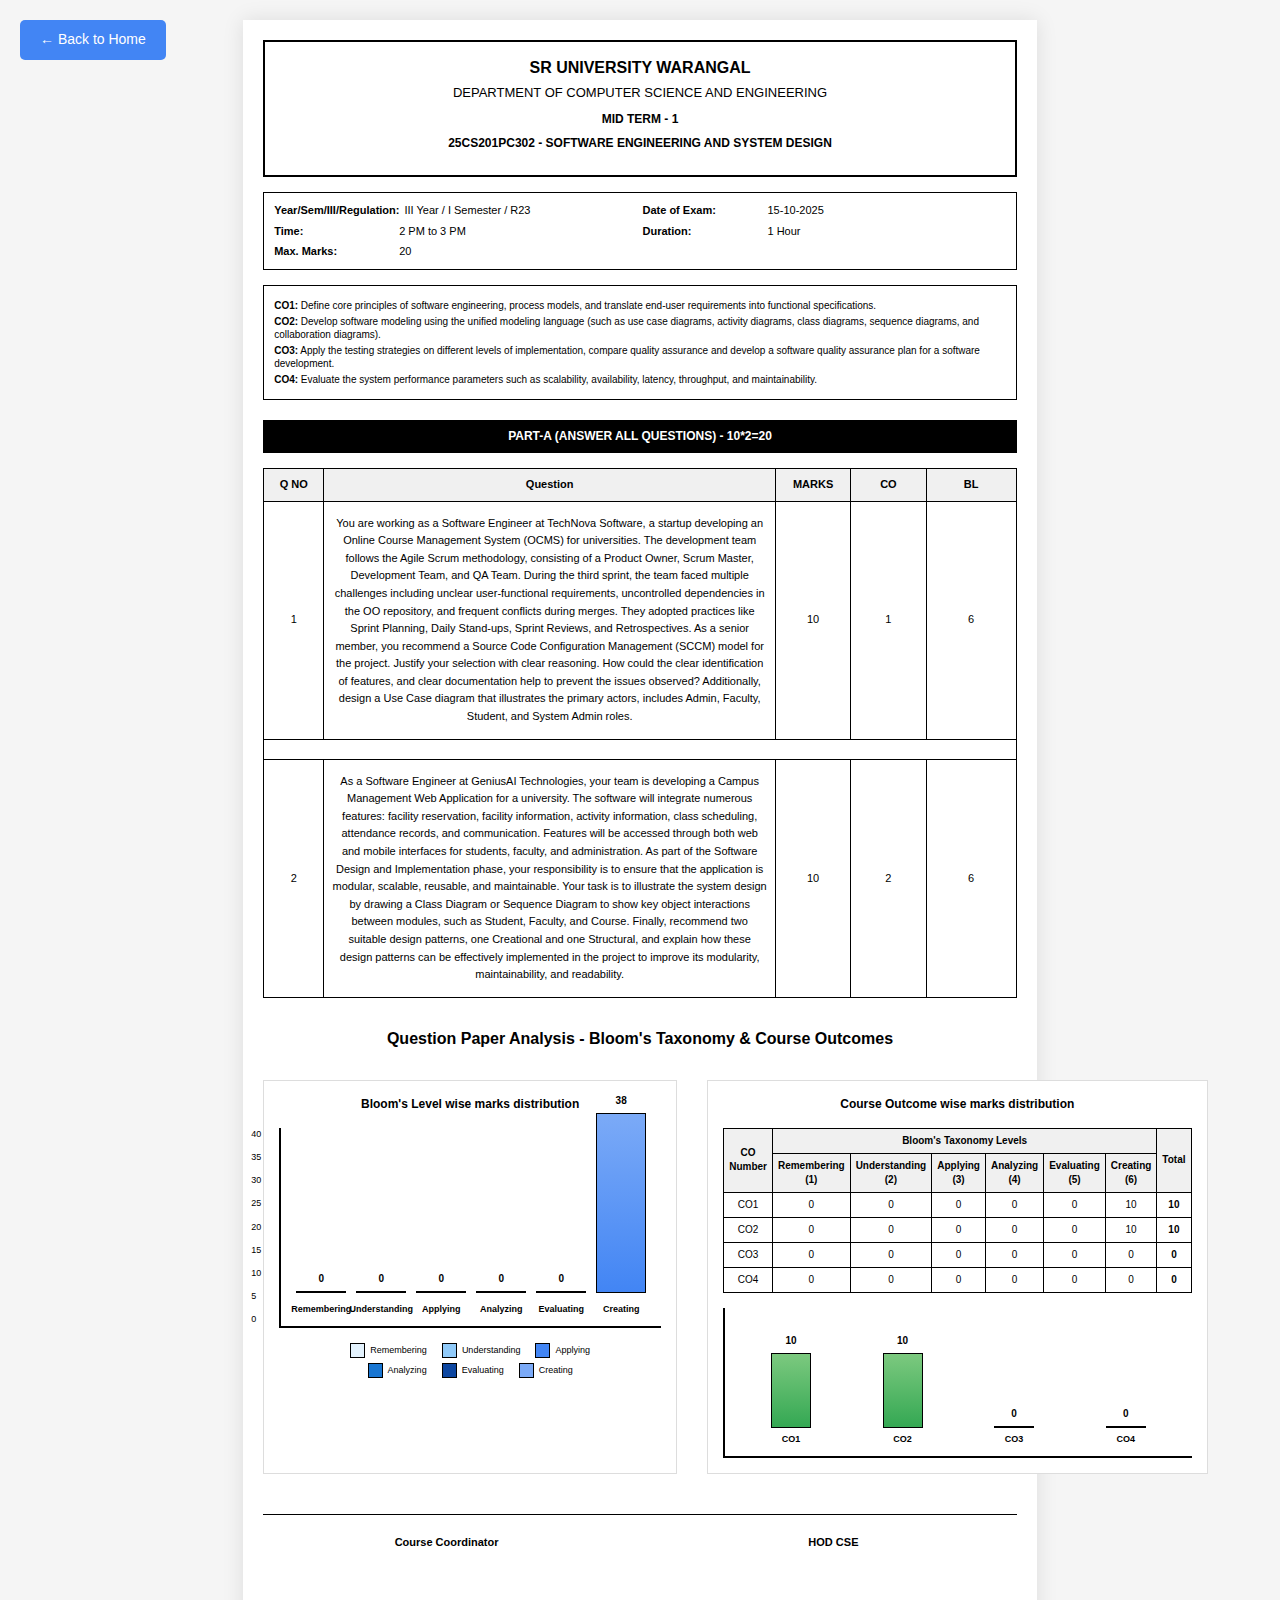
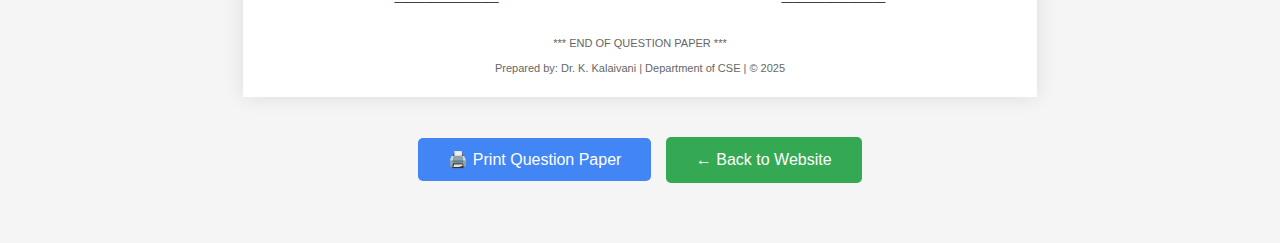
<file: co-bt-paper.html>
<!DOCTYPE html>
<html lang="en">
<head>
    <meta charset="UTF-8">
    <meta name="viewport" content="width=device-width, initial-scale=1.0">
    <title>Cloud Computing Question Paper - CO & BT Mapping | Dr. K. Kalaivani</title>
    <style>
        * {
            margin: 0;
            padding: 0;
            box-sizing: border-box;
        }

        body {
            font-family: Arial, sans-serif;
            line-height: 1.4;
            background: #f5f5f5;
            padding: 20px;
        }

        .question-paper {
            max-width: 210mm;
            margin: 0 auto;
            background: white;
            padding: 20px;
            box-shadow: 0 0 20px rgba(0,0,0,0.1);
        }

        .header {
            text-align: center;
            border: 2px solid #000;
            padding: 15px;
            margin-bottom: 15px;
        }

        .university-name {
            font-size: 16px;
            font-weight: bold;
            margin-bottom: 5px;
        }

        .dept-name {
            font-size: 13px;
            margin-bottom: 5px;
        }

        .test-info {
            font-size: 12px;
            font-weight: bold;
            margin: 8px 0;
        }

        .exam-details {
            display: grid;
            grid-template-columns: repeat(2, 1fr);
            gap: 5px;
            margin: 15px 0;
            font-size: 11px;
            border: 1px solid #000;
            padding: 10px;
        }

        .detail-row {
            display: flex;
            gap: 5px;
        }

        .detail-row strong {
            min-width: 120px;
        }

        .co-list {
            margin: 15px 0;
            padding: 10px;
            border: 1px solid #000;
            font-size: 10px;
        }

        .co-list p {
            margin: 3px 0;
            line-height: 1.3;
        }

        .part-header {
            background: #000;
            color: white;
            padding: 8px;
            font-weight: bold;
            font-size: 12px;
            margin: 20px 0 10px 0;
            text-align: center;
        }

        .questions-table {
            width: 100%;
            border-collapse: collapse;
            margin: 15px 0;
            font-size: 11px;
        }

        .questions-table th,
        .questions-table td {
            border: 1px solid #000;
            padding: 8px;
            text-align: center;
        }

        .questions-table th {
            background: #f0f0f0;
            font-weight: bold;
        }

        .question-text {
            text-align: left;
            padding: 10px;
            line-height: 1.6;
        }

        .question-text p {
            margin: 5px 0;
        }

        /* Charts Section */
        .charts-section {
            margin: 30px 0;
            page-break-before: always;
        }

        .charts-container {
            display: grid;
            grid-template-columns: 1fr 1fr;
            gap: 30px;
            margin: 20px 0;
        }

        .chart-wrapper {
            border: 1px solid #ddd;
            padding: 15px;
            background: white;
        }

        .chart-title {
            font-size: 12px;
            font-weight: bold;
            text-align: center;
            margin-bottom: 15px;
        }

        /* Bloom's Bar Chart */
        .bloom-bars {
            display: flex;
            align-items: flex-end;
            justify-content: space-around;
            height: 200px;
            border-left: 2px solid #000;
            border-bottom: 2px solid #000;
            padding: 10px;
            position: relative;
        }

        .y-axis {
            position: absolute;
            left: -30px;
            top: 0;
            height: 100%;
            display: flex;
            flex-direction: column;
            justify-content: space-between;
            font-size: 9px;
        }

        .bar-group {
            display: flex;
            flex-direction: column;
            align-items: center;
            width: 60px;
        }

        .bar {
            width: 50px;
            background: linear-gradient(to top, #4285f4, #7baaf7);
            border: 1px solid #000;
            position: relative;
            margin-bottom: 5px;
        }

        .bar-value {
            position: absolute;
            top: -20px;
            left: 50%;
            transform: translateX(-50%);
            font-size: 10px;
            font-weight: bold;
        }

        .bar-label {
            font-size: 9px;
            font-weight: bold;
            text-align: center;
            margin-top: 5px;
        }

        /* CO Table */
        .co-table {
            width: 100%;
            border-collapse: collapse;
            font-size: 10px;
        }

        .co-table th,
        .co-table td {
            border: 1px solid #000;
            padding: 5px;
            text-align: center;
        }

        .co-table th {
            background: #f0f0f0;
        }

        /* CO Bar Chart */
        .co-bars {
            display: flex;
            align-items: flex-end;
            justify-content: space-around;
            height: 150px;
            border-left: 2px solid #000;
            border-bottom: 2px solid #000;
            padding: 10px;
            margin-top: 15px;
        }

        .co-bar {
            width: 40px;
            background: linear-gradient(to top, #34a853, #7cc97f);
            border: 1px solid #000;
            position: relative;
        }

        .footer-section {
            margin-top: 40px;
            display: grid;
            grid-template-columns: repeat(2, 1fr);
            gap: 20px;
            font-size: 11px;
            border-top: 1px solid #000;
            padding-top: 20px;
        }

        .footer-item {
            text-align: center;
        }

        .back-link {
            position: fixed;
            top: 20px;
            left: 20px;
            background: #4285f4;
            color: white;
            padding: 10px 20px;
            text-decoration: none;
            border-radius: 5px;
            font-size: 14px;
            z-index: 1000;
        }

        .back-link:hover {
            background: #3367d6;
        }

        @media print {
            body {
                background: white;
                padding: 0;
            }
            .question-paper {
                box-shadow: none;
                max-width: 100%;
            }
            .back-link {
                display: none;
            }
        }

        .legend {
            display: flex;
            gap: 15px;
            justify-content: center;
            margin-top: 15px;
            font-size: 9px;
        }

        .legend-item {
            display: flex;
            align-items: center;
            gap: 5px;
        }

        .legend-box {
            width: 15px;
            height: 15px;
            border: 1px solid #000;
        }
    </style>
</head>
<body>
    <a href="index.html" class="back-link">← Back to Home</a>

    <div class="question-paper">
        <!-- Header -->
        <div class="header">
            <div class="university-name">SR UNIVERSITY WARANGAL</div>
            <div class="dept-name">DEPARTMENT OF COMPUTER SCIENCE AND ENGINEERING</div>
            <div class="test-info">MID TERM - 1</div>
            <div class="test-info">25CS201PC302 - SOFTWARE ENGINEERING AND SYSTEM DESIGN</div>
        </div>

        <!-- Exam Details -->
        <div class="exam-details">
            <div class="detail-row">
                <strong>Year/Sem/III/Regulation:</strong>
                <span>III Year / I Semester / R23</span>
            </div>
            <div class="detail-row">
                <strong>Date of Exam:</strong>
                <span>15-10-2025</span>
            </div>
            <div class="detail-row">
                <strong>Time:</strong>
                <span>2 PM to 3 PM</span>
            </div>
            <div class="detail-row">
                <strong>Duration:</strong>
                <span>1 Hour</span>
            </div>
            <div class="detail-row">
                <strong>Max. Marks:</strong>
                <span>20</span>
            </div>
        </div>

        <!-- Course Outcomes -->
        <div class="co-list">
            <p><strong>CO1:</strong> Define core principles of software engineering, process models, and translate end-user requirements into functional specifications.</p>
            <p><strong>CO2:</strong> Develop software modeling using the unified modeling language (such as use case diagrams, activity diagrams, class diagrams, sequence diagrams, and collaboration diagrams).</p>
            <p><strong>CO3:</strong> Apply the testing strategies on different levels of implementation, compare quality assurance and develop a software quality assurance plan for a software development.</p>
            <p><strong>CO4:</strong> Evaluate the system performance parameters such as scalability, availability, latency, throughput, and maintainability.</p>
        </div>

        <!-- Part A Header -->
        <div class="part-header">PART-A (ANSWER ALL QUESTIONS) - 10*2=20</div>

        <!-- Questions Table -->
        <table class="questions-table">
            <thead>
                <tr>
                    <th style="width: 8%;">Q NO</th>
                    <th style="width: 60%;">Question</th>
                    <th style="width: 10%;">MARKS</th>
                    <th style="width: 10%;">CO</th>
                    <th style="width: 12%;">BL</th>
                </tr>
            </thead>
            <tbody>
                <tr>
                    <td>1</td>
                    <td class="question-text">
                        <p>You are working as a Software Engineer at TechNova Software, a startup developing an Online Course Management System (OCMS) for universities. The development team follows the Agile Scrum methodology, consisting of a Product Owner, Scrum Master, Development Team, and QA Team. During the third sprint, the team faced multiple challenges including unclear user-functional requirements, uncontrolled dependencies in the OO repository, and frequent conflicts during merges. They adopted practices like Sprint Planning, Daily Stand-ups, Sprint Reviews, and Retrospectives. As a senior member, you recommend a Source Code Configuration Management (SCCM) model for the project. Justify your selection with clear reasoning. How could the clear identification of features, and clear documentation help to prevent the issues observed? Additionally, design a Use Case diagram that illustrates the primary actors, includes Admin, Faculty, Student, and System Admin roles.</p>
                    </td>
                    <td>10</td>
                    <td>1</td>
                    <td>6</td>
                </tr>
                <tr>
                    <td colspan="5" style="height: 20px;"></td>
                </tr>
                <tr>
                    <td>2</td>
                    <td class="question-text">
                        <p>As a Software Engineer at GeniusAI Technologies, your team is developing a Campus Management Web Application for a university. The software will integrate numerous features: facility reservation, facility information, activity information, class scheduling, attendance records, and communication. Features will be accessed through both web and mobile interfaces for students, faculty, and administration. As part of the Software Design and Implementation phase, your responsibility is to ensure that the application is modular, scalable, reusable, and maintainable. Your task is to illustrate the system design by drawing a Class Diagram or Sequence Diagram to show key object interactions between modules, such as Student, Faculty, and Course. Finally, recommend two suitable design patterns, one Creational and one Structural, and explain how these design patterns can be effectively implemented in the project to improve its modularity, maintainability, and readability.</p>
                    </td>
                    <td>10</td>
                    <td>2</td>
                    <td>6</td>
                </tr>
            </tbody>
        </table>

        <!-- Bloom's Taxonomy and CO Analysis Section -->
        <div class="charts-section">
            <h2 style="text-align: center; margin-bottom: 30px; font-size: 16px;">Question Paper Analysis - Bloom's Taxonomy & Course Outcomes</h2>

            <div class="charts-container">
                <!-- Bloom's Level Wise Marks Distribution -->
                <div class="chart-wrapper">
                    <div class="chart-title">Bloom's Level wise marks distribution</div>
                    <div class="bloom-bars">
                        <div class="y-axis">
                            <span>40</span>
                            <span>35</span>
                            <span>30</span>
                            <span>25</span>
                            <span>20</span>
                            <span>15</span>
                            <span>10</span>
                            <span>5</span>
                            <span>0</span>
                        </div>
                        <div class="bar-group">
                            <div class="bar" style="height: 0px;">
                                <div class="bar-value">0</div>
                            </div>
                            <div class="bar-label">Remembering</div>
                        </div>
                        <div class="bar-group">
                            <div class="bar" style="height: 0px;">
                                <div class="bar-value">0</div>
                            </div>
                            <div class="bar-label">Understanding</div>
                        </div>
                        <div class="bar-group">
                            <div class="bar" style="height: 0px;">
                                <div class="bar-value">0</div>
                            </div>
                            <div class="bar-label">Applying</div>
                        </div>
                        <div class="bar-group">
                            <div class="bar" style="height: 0px;">
                                <div class="bar-value">0</div>
                            </div>
                            <div class="bar-label">Analyzing</div>
                        </div>
                        <div class="bar-group">
                            <div class="bar" style="height: 0px;">
                                <div class="bar-value">0</div>
                            </div>
                            <div class="bar-label">Evaluating</div>
                        </div>
                        <div class="bar-group">
                            <div class="bar" style="height: 180px;">
                                <div class="bar-value">38</div>
                            </div>
                            <div class="bar-label">Creating</div>
                        </div>
                    </div>
                    <div class="legend">
                        <div class="legend-item">
                            <div class="legend-box" style="background: #e3f2fd;"></div>
                            <span>Remembering</span>
                        </div>
                        <div class="legend-item">
                            <div class="legend-box" style="background: #90caf9;"></div>
                            <span>Understanding</span>
                        </div>
                        <div class="legend-item">
                            <div class="legend-box" style="background: #4285f4;"></div>
                            <span>Applying</span>
                        </div>
                    </div>
                    <div class="legend" style="margin-top: 5px;">
                        <div class="legend-item">
                            <div class="legend-box" style="background: #1976d2;"></div>
                            <span>Analyzing</span>
                        </div>
                        <div class="legend-item">
                            <div class="legend-box" style="background: #0d47a1;"></div>
                            <span>Evaluating</span>
                        </div>
                        <div class="legend-item">
                            <div class="legend-box" style="background: #7baaf7;"></div>
                            <span>Creating</span>
                        </div>
                    </div>
                </div>

                <!-- Course Outcome Wise Marks Distribution -->
                <div class="chart-wrapper">
                    <div class="chart-title">Course Outcome wise marks distribution</div>
                    
                    <!-- CO Table -->
                    <table class="co-table">
                        <thead>
                            <tr>
                                <th rowspan="2">CO Number</th>
                                <th colspan="6">Bloom's Taxonomy Levels</th>
                                <th rowspan="2">Total</th>
                            </tr>
                            <tr>
                                <th>Remembering<br>(1)</th>
                                <th>Understanding<br>(2)</th>
                                <th>Applying<br>(3)</th>
                                <th>Analyzing<br>(4)</th>
                                <th>Evaluating<br>(5)</th>
                                <th>Creating<br>(6)</th>
                            </tr>
                        </thead>
                        <tbody>
                            <tr>
                                <td>CO1</td>
                                <td>0</td>
                                <td>0</td>
                                <td>0</td>
                                <td>0</td>
                                <td>0</td>
                                <td>10</td>
                                <td><strong>10</strong></td>
                            </tr>
                            <tr>
                                <td>CO2</td>
                                <td>0</td>
                                <td>0</td>
                                <td>0</td>
                                <td>0</td>
                                <td>0</td>
                                <td>10</td>
                                <td><strong>10</strong></td>
                            </tr>
                            <tr>
                                <td>CO3</td>
                                <td>0</td>
                                <td>0</td>
                                <td>0</td>
                                <td>0</td>
                                <td>0</td>
                                <td>0</td>
                                <td><strong>0</strong></td>
                            </tr>
                            <tr>
                                <td>CO4</td>
                                <td>0</td>
                                <td>0</td>
                                <td>0</td>
                                <td>0</td>
                                <td>0</td>
                                <td>0</td>
                                <td><strong>0</strong></td>
                            </tr>
                        </tbody>
                    </table>

                    <!-- CO Bar Chart -->
                    <div class="co-bars">
                        <div class="bar-group">
                            <div class="co-bar" style="height: 75px;">
                                <div class="bar-value">10</div>
                            </div>
                            <div class="bar-label">CO1</div>
                        </div>
                        <div class="bar-group">
                            <div class="co-bar" style="height: 75px;">
                                <div class="bar-value">10</div>
                            </div>
                            <div class="bar-label">CO2</div>
                        </div>
                        <div class="bar-group">
                            <div class="co-bar" style="height: 0px;">
                                <div class="bar-value">0</div>
                            </div>
                            <div class="bar-label">CO3</div>
                        </div>
                        <div class="bar-group">
                            <div class="co-bar" style="height: 0px;">
                                <div class="bar-value">0</div>
                            </div>
                            <div class="bar-label">CO4</div>
                        </div>
                    </div>
                </div>
            </div>
        </div>

        <!-- Footer -->
        <div class="footer-section">
            <div class="footer-item">
                <strong>Course Coordinator</strong>
                <div style="margin-top: 40px;">_________________</div>
            </div>
            <div class="footer-item">
                <strong>HOD CSE</strong>
                <div style="margin-top: 40px;">_________________</div>
            </div>
        </div>

        <div style="text-align: center; margin-top: 30px; font-size: 11px; color: #666;">
            <p>*** END OF QUESTION PAPER ***</p>
            <p style="margin-top: 10px;">Prepared by: Dr. K. Kalaivani | Department of CSE | © 2025</p>
        </div>
    </div>

    <div style="text-align: center; margin: 20px; padding: 20px;">
        <button onclick="window.print()" style="background: #4285f4; color: white; border: none; padding: 12px 30px; border-radius: 5px; cursor: pointer; font-size: 16px; margin-right: 10px;">
            🖨️ Print Question Paper
        </button>
        <a href="index.html" style="background: #34a853; color: white; text-decoration: none; padding: 12px 30px; border-radius: 5px; font-size: 16px; display: inline-block;">
            ← Back to Website
        </a>
    </div>
</body>
</html>
</file>
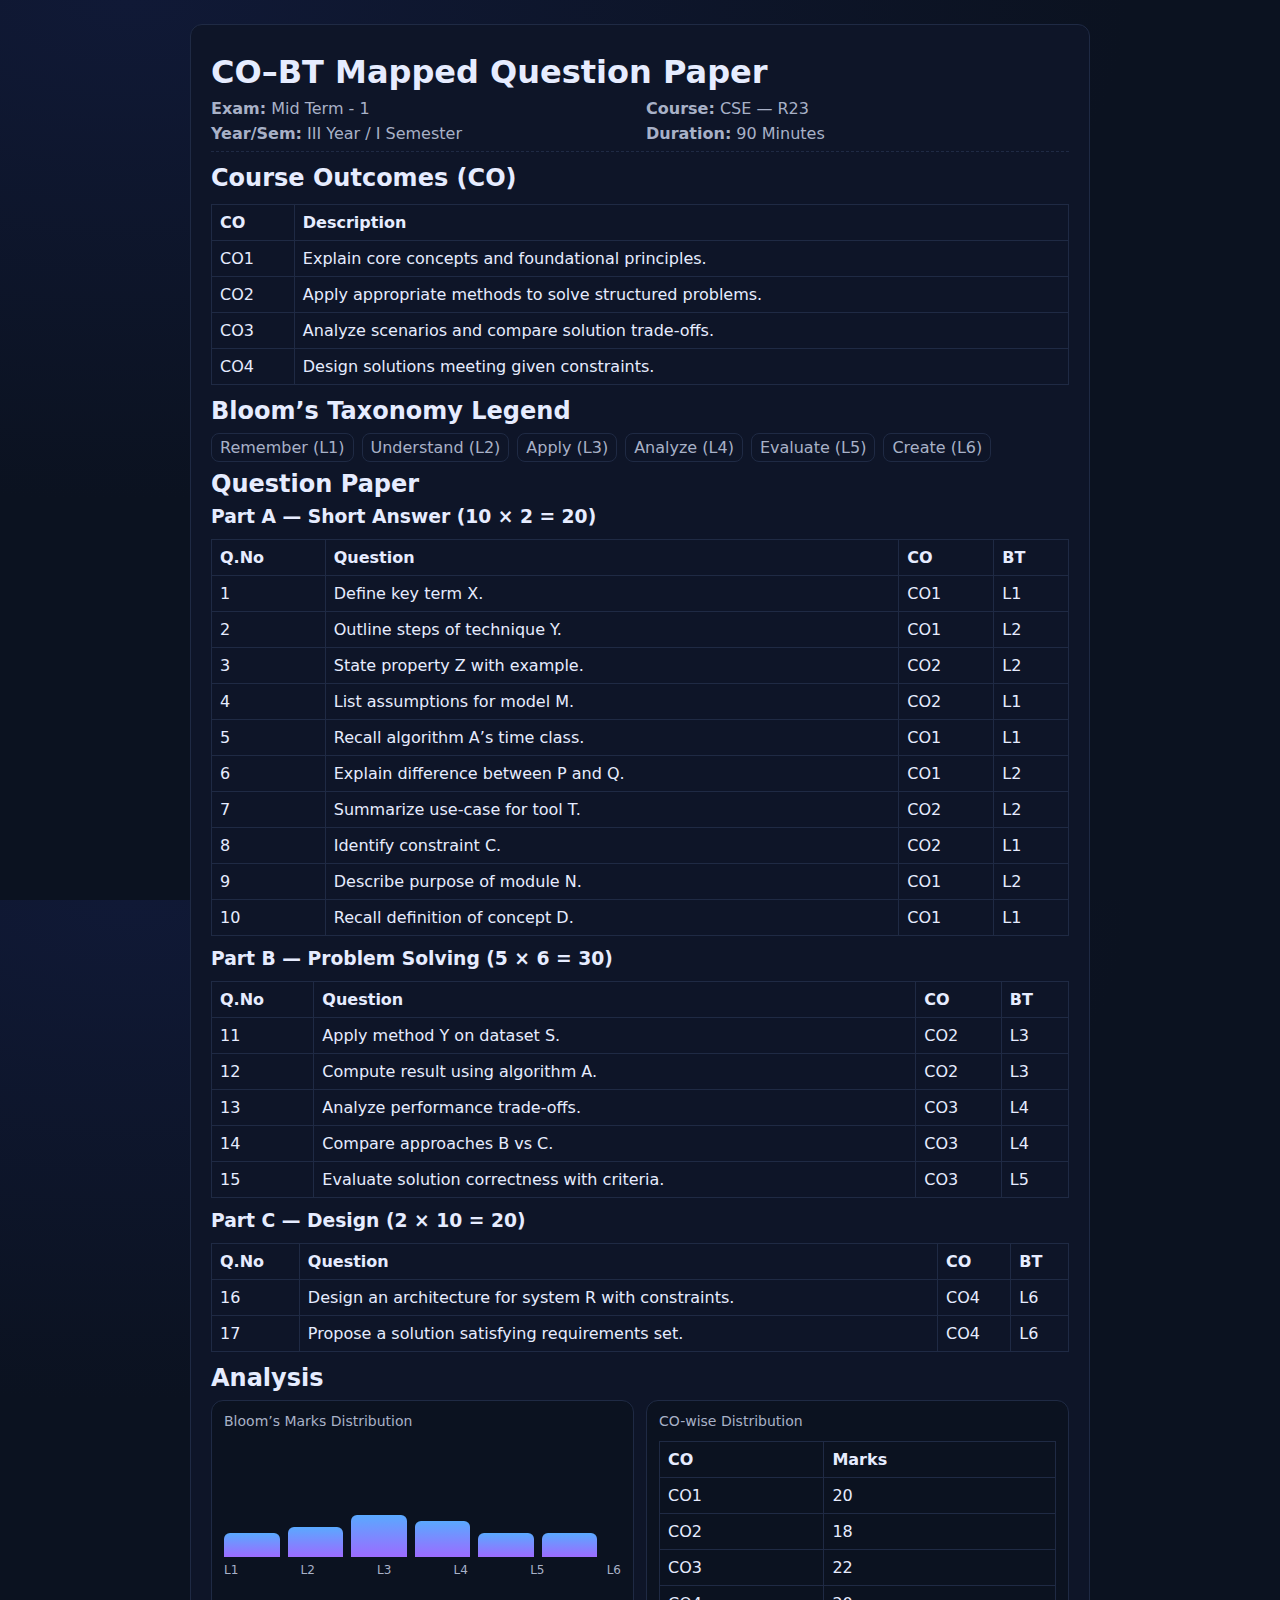
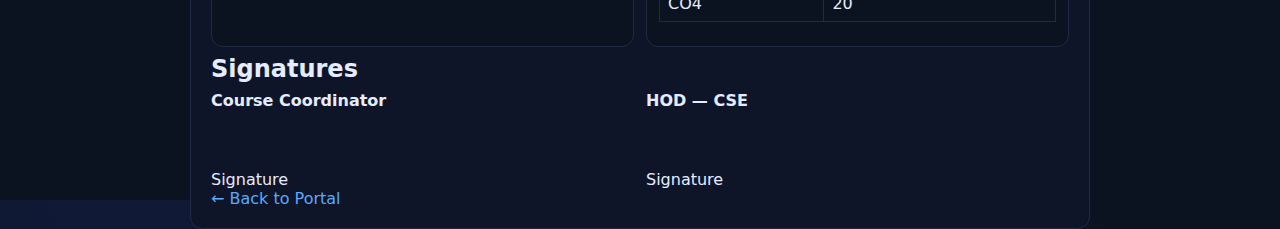
<file: qp.html>
<!DOCTYPE html>
<html lang="en">
<head>
  <meta charset="UTF-8" />
  <meta name="viewport" content="width=device-width, initial-scale=1" />
  <title>CO–BT Mapped Question Paper</title>
  <link rel="stylesheet" href="styles.css" />
</head>
<body>
  <div class="paper">
    <header>
      <h1>CO–BT Mapped Question Paper</h1>
      <div class="meta">
        <div><strong>Exam:</strong> Mid Term - 1</div>
        <div><strong>Course:</strong> CSE — R23</div>
        <div><strong>Year/Sem:</strong> III Year / I Semester</div>
        <div><strong>Duration:</strong> 90 Minutes</div>
      </div>
    </header>

    <section>
      <h2>Course Outcomes (CO)</h2>
      <table class="table">
        <thead>
          <tr><th>CO</th><th>Description</th></tr>
        </thead>
        <tbody>
          <tr><td>CO1</td><td>Explain core concepts and foundational principles.</td></tr>
          <tr><td>CO2</td><td>Apply appropriate methods to solve structured problems.</td></tr>
          <tr><td>CO3</td><td>Analyze scenarios and compare solution trade-offs.</td></tr>
          <tr><td>CO4</td><td>Design solutions meeting given constraints.</td></tr>
        </tbody>
      </table>
    </section>

    <section>
      <h2>Bloom’s Taxonomy Legend</h2>
      <div class="legend">
        <span class="badge">Remember (L1)</span>
        <span class="badge">Understand (L2)</span>
        <span class="badge">Apply (L3)</span>
        <span class="badge">Analyze (L4)</span>
        <span class="badge">Evaluate (L5)</span>
        <span class="badge">Create (L6)</span>
      </div>
    </section>

    <section>
      <h2>Question Paper</h2>
      <h3>Part A — Short Answer (10 × 2 = 20)</h3>
      <table class="table">
        <thead>
          <tr><th>Q.No</th><th>Question</th><th>CO</th><th>BT</th></tr>
        </thead>
        <tbody>
          <tr><td>1</td><td>Define key term X.</td><td>CO1</td><td>L1</td></tr>
          <tr><td>2</td><td>Outline steps of technique Y.</td><td>CO1</td><td>L2</td></tr>
          <tr><td>3</td><td>State property Z with example.</td><td>CO2</td><td>L2</td></tr>
          <tr><td>4</td><td>List assumptions for model M.</td><td>CO2</td><td>L1</td></tr>
          <tr><td>5</td><td>Recall algorithm A’s time class.</td><td>CO1</td><td>L1</td></tr>
          <tr><td>6</td><td>Explain difference between P and Q.</td><td>CO1</td><td>L2</td></tr>
          <tr><td>7</td><td>Summarize use-case for tool T.</td><td>CO2</td><td>L2</td></tr>
          <tr><td>8</td><td>Identify constraint C.</td><td>CO2</td><td>L1</td></tr>
          <tr><td>9</td><td>Describe purpose of module N.</td><td>CO1</td><td>L2</td></tr>
          <tr><td>10</td><td>Recall definition of concept D.</td><td>CO1</td><td>L1</td></tr>
        </tbody>
      </table>

      <h3>Part B — Problem Solving (5 × 6 = 30)</h3>
      <table class="table">
        <thead>
          <tr><th>Q.No</th><th>Question</th><th>CO</th><th>BT</th></tr>
        </thead>
        <tbody>
          <tr><td>11</td><td>Apply method Y on dataset S.</td><td>CO2</td><td>L3</td></tr>
          <tr><td>12</td><td>Compute result using algorithm A.</td><td>CO2</td><td>L3</td></tr>
          <tr><td>13</td><td>Analyze performance trade-offs.</td><td>CO3</td><td>L4</td></tr>
          <tr><td>14</td><td>Compare approaches B vs C.</td><td>CO3</td><td>L4</td></tr>
          <tr><td>15</td><td>Evaluate solution correctness with criteria.</td><td>CO3</td><td>L5</td></tr>
        </tbody>
      </table>

      <h3>Part C — Design (2 × 10 = 20)</h3>
      <table class="table">
        <thead>
          <tr><th>Q.No</th><th>Question</th><th>CO</th><th>BT</th></tr>
        </thead>
        <tbody>
          <tr><td>16</td><td>Design an architecture for system R with constraints.</td><td>CO4</td><td>L6</td></tr>
          <tr><td>17</td><td>Propose a solution satisfying requirements set.</td><td>CO4</td><td>L6</td></tr>
        </tbody>
      </table>
    </section>

    <section>
      <h2>Analysis</h2>
      <div class="grid-2">
        <div class="chart-box">
          <div class="chart-title">Bloom’s Marks Distribution</div>
          <div class="bars">
            <div class="bar" style="height: 20%"></div>
            <div class="bar" style="height: 25%"></div>
            <div class="bar" style="height: 35%"></div>
            <div class="bar" style="height: 30%"></div>
            <div class="bar" style="height: 20%"></div>
            <div class="bar" style="height: 20%"></div>
          </div>
          <div class="bar-labels">
            <span>L1</span><span>L2</span><span>L3</span><span>L4</span><span>L5</span><span>L6</span>
          </div>
        </div>
        <div class="chart-box">
          <div class="chart-title">CO-wise Distribution</div>
          <table class="table">
            <thead><tr><th>CO</th><th>Marks</th></tr></thead>
            <tbody>
              <tr><td>CO1</td><td>20</td></tr>
              <tr><td>CO2</td><td>18</td></tr>
              <tr><td>CO3</td><td>22</td></tr>
              <tr><td>CO4</td><td>20</td></tr>
            </tbody>
          </table>
        </div>
      </div>
    </section>

    <section>
      <h2>Signatures</h2>
      <div class="grid-2">
        <div>
          <strong>Course Coordinator</strong>
          <div style="height:60px"></div>
          <div>Signature</div>
        </div>
        <div>
          <strong>HOD — CSE</strong>
          <div style="height:60px"></div>
          <div>Signature</div>
        </div>
      </div>
    </section>

    <section>
      <a href="index.html" style="color: var(--accent); text-decoration: none">← Back to Portal</a>
    </section>
  </div>

  <script src="script.js"></script>
</body>
</html>
</file>
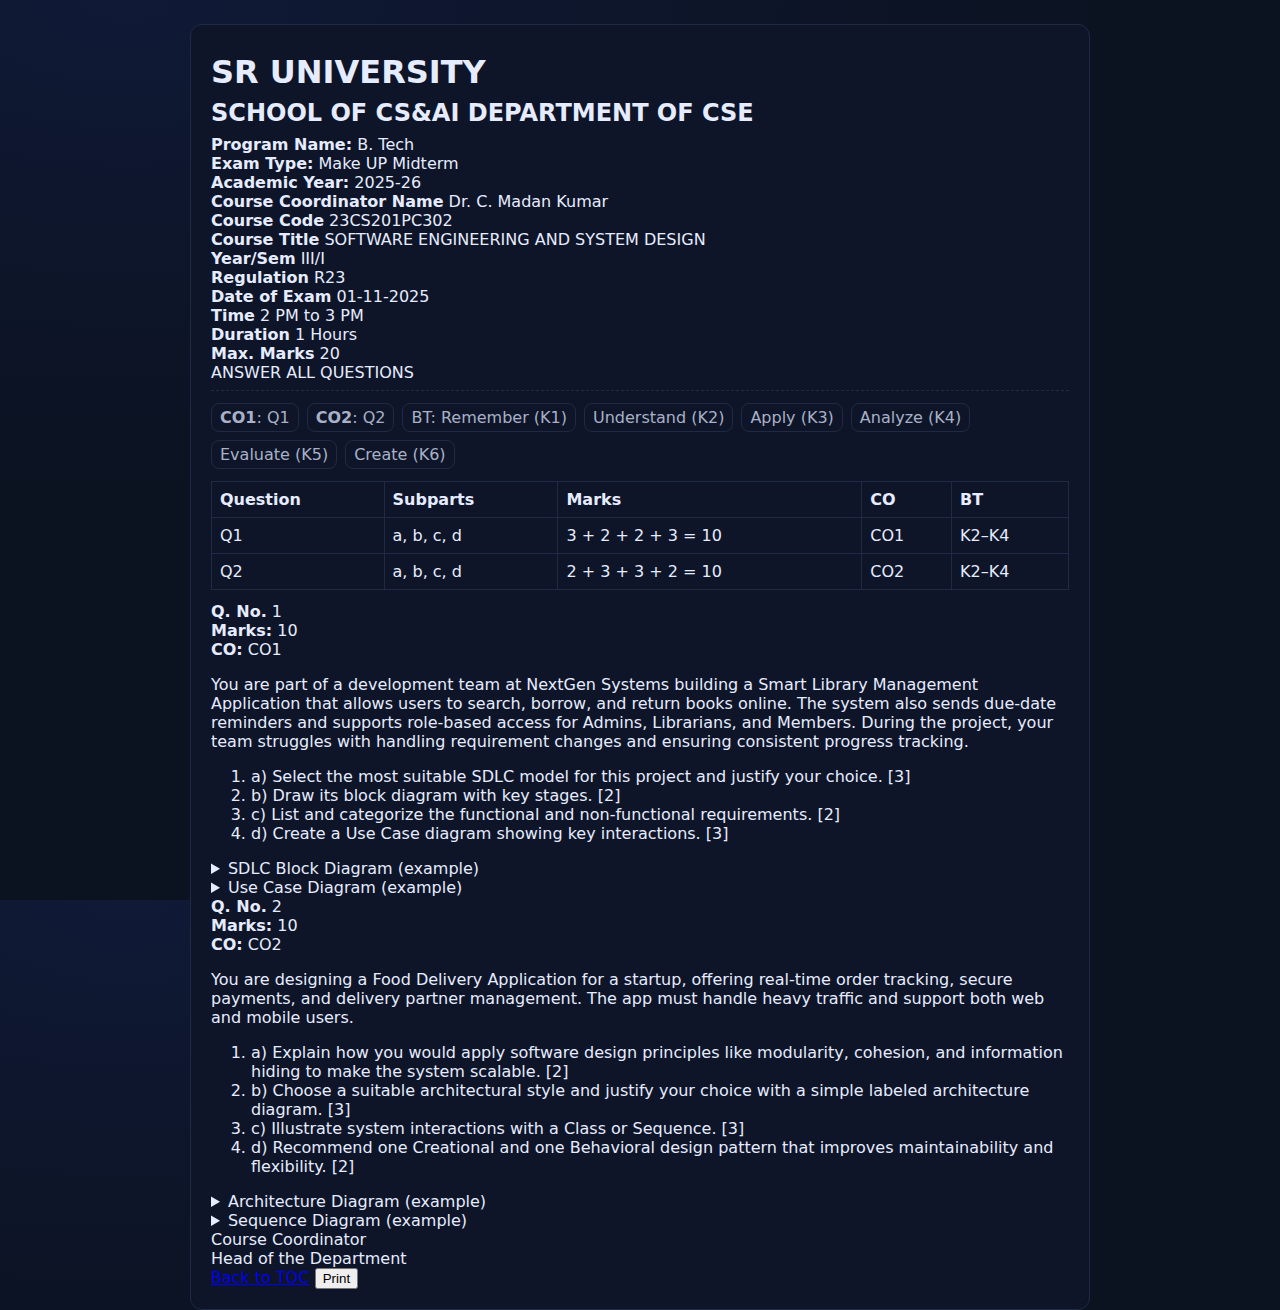
<file: qp1.html>
<!DOCTYPE html>
<html lang="en">
<head>
  <meta charset="UTF-8" />
  <meta name="viewport" content="width=device-width, initial-scale=1.0" />
  <title>Question Paper 1 – SE & SD</title>
  <link rel="stylesheet" href="styles.css" />
</head>
<body>
  <div class="paper">
    <header class="paper-header">
      <div class="title-block">
        <h1>SR UNIVERSITY</h1>
        <h2>SCHOOL OF CS&amp;AI	DEPARTMENT OF CSE</h2>
      </div>
      <div class="meta-grid">
        <div><strong>Program Name:</strong> B. Tech</div>
        <div><strong>Exam Type:</strong> Make UP Midterm</div>
        <div><strong>Academic Year:</strong> 2025-26</div>
        <div><strong>Course Coordinator Name</strong> Dr. C. Madan Kumar</div>
        <div><strong>Course Code</strong> 23CS201PC302</div>
        <div><strong>Course Title</strong> SOFTWARE ENGINEERING AND SYSTEM DESIGN</div>
        <div><strong>Year/Sem</strong> III/I</div>
        <div><strong>Regulation</strong> R23</div>
        <div><strong>Date of Exam</strong> 01-11-2025</div>
        <div><strong>Time</strong> 2 PM to 3 PM</div>
        <div><strong>Duration</strong> 1 Hours</div>
        <div><strong>Max. Marks</strong> 20</div>
      </div>
      <div class="note">ANSWER ALL QUESTIONS</div>
    </header>

    <main>
      <div class="legend">
        <span class="badge"><strong>CO1</strong>: Q1</span>
        <span class="badge"><strong>CO2</strong>: Q2</span>
        <span class="badge">BT: Remember (K1)</span>
        <span class="badge">Understand (K2)</span>
        <span class="badge">Apply (K3)</span>
        <span class="badge">Analyze (K4)</span>
        <span class="badge">Evaluate (K5)</span>
        <span class="badge">Create (K6)</span>
      </div>
      <table class="table">
        <thead>
          <tr><th>Question</th><th>Subparts</th><th>Marks</th><th>CO</th><th>BT</th></tr>
        </thead>
        <tbody>
          <tr><td>Q1</td><td>a, b, c, d</td><td>3 + 2 + 2 + 3 = 10</td><td>CO1</td><td>K2–K4</td></tr>
          <tr><td>Q2</td><td>a, b, c, d</td><td>2 + 3 + 3 + 2 = 10</td><td>CO2</td><td>K2–K4</td></tr>
        </tbody>
      </table>
      <section class="question">
        <div class="q-header">
          <div><strong>Q. No.</strong> 1</div>
          <div><strong>Marks:</strong> 10</div>
          <div><strong>CO:</strong> CO1</div>
        </div>
        <p>
          You are part of a development team at NextGen Systems building a Smart Library Management Application that allows users to search, borrow, and return books online. The system also sends due-date reminders and supports role-based access for Admins, Librarians, and Members. During the project, your team struggles with handling requirement changes and ensuring consistent progress tracking.
        </p>
        <ol>
          <li>a) Select the most suitable SDLC model for this project and justify your choice. [3]</li>
          <li>b) Draw its block diagram with key stages. [2]</li>
          <li>c) List and categorize the functional and non-functional requirements. [2]</li>
          <li>d) Create a Use Case diagram showing key interactions. [3]</li>
        </ol>

        <details class="diagram-block">
          <summary>SDLC Block Diagram (example)</summary>
          <svg viewBox="0 0 820 230" class="svg-diagram" xmlns="http://www.w3.org/2000/svg">
            <defs>
              <marker id="arrowhead" markerWidth="8" markerHeight="6" refX="8" refY="3" orient="auto">
                <polygon points="0 0, 8 3, 0 6" fill="#333"></polygon>
              </marker>
            </defs>
            <rect x="10" y="40" width="120" height="60" rx="6" class="box" />
            <text x="70" y="75" class="label">Planning</text>
            <rect x="150" y="40" width="120" height="60" rx="6" class="box" />
            <text x="210" y="75" class="label">Analysis</text>
            <rect x="290" y="40" width="120" height="60" rx="6" class="box" />
            <text x="350" y="75" class="label">Design</text>
            <rect x="430" y="40" width="120" height="60" rx="6" class="box" />
            <text x="490" y="75" class="label">Implementation</text>
            <rect x="570" y="40" width="120" height="60" rx="6" class="box" />
            <text x="630" y="75" class="label">Testing</text>
            <rect x="710" y="40" width="100" height="60" rx="6" class="box" />
            <text x="760" y="75" class="label">Deploy</text>
            <path d="M130 70 L150 70" class="arrow" marker-end="url(#arrowhead)" />
            <path d="M270 70 L290 70" class="arrow" marker-end="url(#arrowhead)" />
            <path d="M410 70 L430 70" class="arrow" marker-end="url(#arrowhead)" />
            <path d="M550 70 L570 70" class="arrow" marker-end="url(#arrowhead)" />
            <path d="M690 70 L710 70" class="arrow" marker-end="url(#arrowhead)" />
            <path d="M760 100 Q 760 160 410 160 Q 60 160 60 100" class="feedback" />
            <text x="410" y="185" class="small">Iterative feedback for changes &amp; tracking</text>
          </svg>
        </details>

        <details class="diagram-block">
          <summary>Use Case Diagram (example)</summary>
          <svg viewBox="0 0 820 280" class="svg-diagram" xmlns="http://www.w3.org/2000/svg">
            <defs>
              <marker id="arrowhead2" markerWidth="8" markerHeight="6" refX="8" refY="3" orient="auto">
                <polygon points="0 0, 8 3, 0 6" fill="#333"></polygon>
              </marker>
            </defs>
            <ellipse cx="560" cy="140" rx="210" ry="120" class="system" />
            <text x="560" y="35" class="label">Smart Library System</text>
            <circle cx="80" cy="60" r="20" class="actor" />
            <text x="80" y="95" class="small">Member</text>
            <circle cx="80" cy="150" r="20" class="actor" />
            <text x="80" y="185" class="small">Librarian</text>
            <circle cx="80" cy="240" r="20" class="actor" />
            <text x="80" y="275" class="small">Admin</text>
            <ellipse cx="520" cy="90" rx="95" ry="26" class="usecase" />
            <text x="520" y="95" class="small">Search Books</text>
            <ellipse cx="520" cy="130" rx="120" ry="26" class="usecase" />
            <text x="520" y="135" class="small">Borrow / Return</text>
            <ellipse cx="520" cy="170" rx="160" ry="26" class="usecase" />
            <text x="520" y="175" class="small">Due-date Reminders</text>
            <ellipse cx="520" cy="210" rx="160" ry="26" class="usecase" />
            <text x="520" y="215" class="small">Role-based Access</text>
            <line x1="100" y1="60" x2="430" y2="90" class="link" marker-end="url(#arrowhead2)" />
            <line x1="100" y1="150" x2="430" y2="130" class="link" marker-end="url(#arrowhead2)" />
            <line x1="100" y1="240" x2="430" y2="210" class="link" marker-end="url(#arrowhead2)" />
          </svg>
        </details>
      </section>

      <section class="question">
        <div class="q-header">
          <div><strong>Q. No.</strong> 2</div>
          <div><strong>Marks:</strong> 10</div>
          <div><strong>CO:</strong> CO2</div>
        </div>
        <p>
          You are designing a Food Delivery Application for a startup, offering real-time order tracking, secure payments, and delivery partner management. The app must handle heavy traffic and support both web and mobile users.
        </p>
        <ol>
          <li>a) Explain how you would apply software design principles like modularity, cohesion, and information hiding to make the system scalable. [2]</li>
          <li>b) Choose a suitable architectural style and justify your choice with a simple labeled architecture diagram. [3]</li>
          <li>c) Illustrate system interactions with a Class or Sequence. [3]</li>
          <li>d) Recommend one Creational and one Behavioral design pattern that improves maintainability and flexibility. [2]</li>
        </ol>

        <details class="diagram-block">
          <summary>Architecture Diagram (example)</summary>
          <svg viewBox="0 0 820 320" class="svg-diagram" xmlns="http://www.w3.org/2000/svg">
            <defs>
              <marker id="arrowhead3" markerWidth="8" markerHeight="6" refX="8" refY="3" orient="auto">
                <polygon points="0 0, 8 3, 0 6" fill="#333"></polygon>
              </marker>
            </defs>
            <rect x="20" y="20" width="200" height="60" rx="6" class="box" />
            <text x="120" y="55" class="label">Web &amp; Mobile Clients</text>
            <path d="M220 50 L260 50" class="arrow" marker-end="url(#arrowhead3)" />
            <rect x="260" y="20" width="200" height="60" rx="6" class="box" />
            <text x="360" y="55" class="label">API Gateway</text>
            <path d="M460 50 L500 50" class="arrow" marker-end="url(#arrowhead3)" />
            <rect x="500" y="20" width="300" height="60" rx="6" class="box" />
            <text x="650" y="55" class="label">Microservices (Orders, Payments, Tracking)</text>
            <rect x="120" y="120" width="220" height="60" rx="6" class="box" />
            <text x="230" y="155" class="label">Event Bus (Kafka)</text>
            <rect x="380" y="120" width="180" height="60" rx="6" class="box" />
            <text x="470" y="155" class="label">Cache (Redis)</text>
            <rect x="580" y="120" width="220" height="60" rx="6" class="box" />
            <text x="690" y="155" class="label">DB (SQL/NoSQL)</text>
            <path d="M650 80 L700 120" class="arrow" marker-end="url(#arrowhead3)" />
            <path d="M650 80 L470 120" class="arrow" marker-end="url(#arrowhead3)" />
            <path d="M650 80 L230 120" class="arrow" marker-end="url(#arrowhead3)" />
            <text x="410" y="220" class="small">Scalable, modular services with isolation</text>
          </svg>
        </details>

        <details class="diagram-block">
          <summary>Sequence Diagram (example)</summary>
          <svg viewBox="0 0 820 340" class="svg-diagram" xmlns="http://www.w3.org/2000/svg">
            <text x="80" y="20" class="small">Client</text>
            <text x="260" y="20" class="small">API</text>
            <text x="440" y="20" class="small">OrderSvc</text>
            <text x="620" y="20" class="small">DB</text>
            <line x1="80" y1="30" x2="80" y2="320" class="lifeline" />
            <line x1="260" y1="30" x2="260" y2="320" class="lifeline" />
            <line x1="440" y1="30" x2="440" y2="320" class="lifeline" />
            <line x1="620" y1="30" x2="620" y2="320" class="lifeline" />
            <path d="M80 60 L260 60" class="msg" />
            <text x="170" y="55" class="small">PlaceOrder()</text>
            <path d="M260 90 L440 90" class="msg" />
            <text x="350" y="85" class="small">validate &amp; route</text>
            <path d="M440 120 L620 120" class="msg" />
            <text x="520" y="115" class="small">persist</text>
            <path d="M620 150 L440 150" class="msg" />
            <text x="530" y="145" class="small">ok</text>
            <path d="M440 180 L260 180" class="msg" />
            <text x="360" y="175" class="small">created</text>
            <path d="M260 210 L80 210" class="msg" />
            <text x="170" y="205" class="small">orderId</text>
          </svg>
        </details>
      </section>
    </main>

    <footer class="paper-footer">
      <div class="signatures">
        <div>
          <div class="label">Course Coordinator</div>
          <div class="line"></div>
        </div>
        <div>
          <div class="label">Head of the Department</div>
          <div class="line"></div>
        </div>
      </div>
      <div>
        <a href="index.html">Back to TOC</a>
        <button class="print-btn" onclick="window.print()">Print</button>
      </div>
    </footer>
  </div>
</body>
</html>
</file>
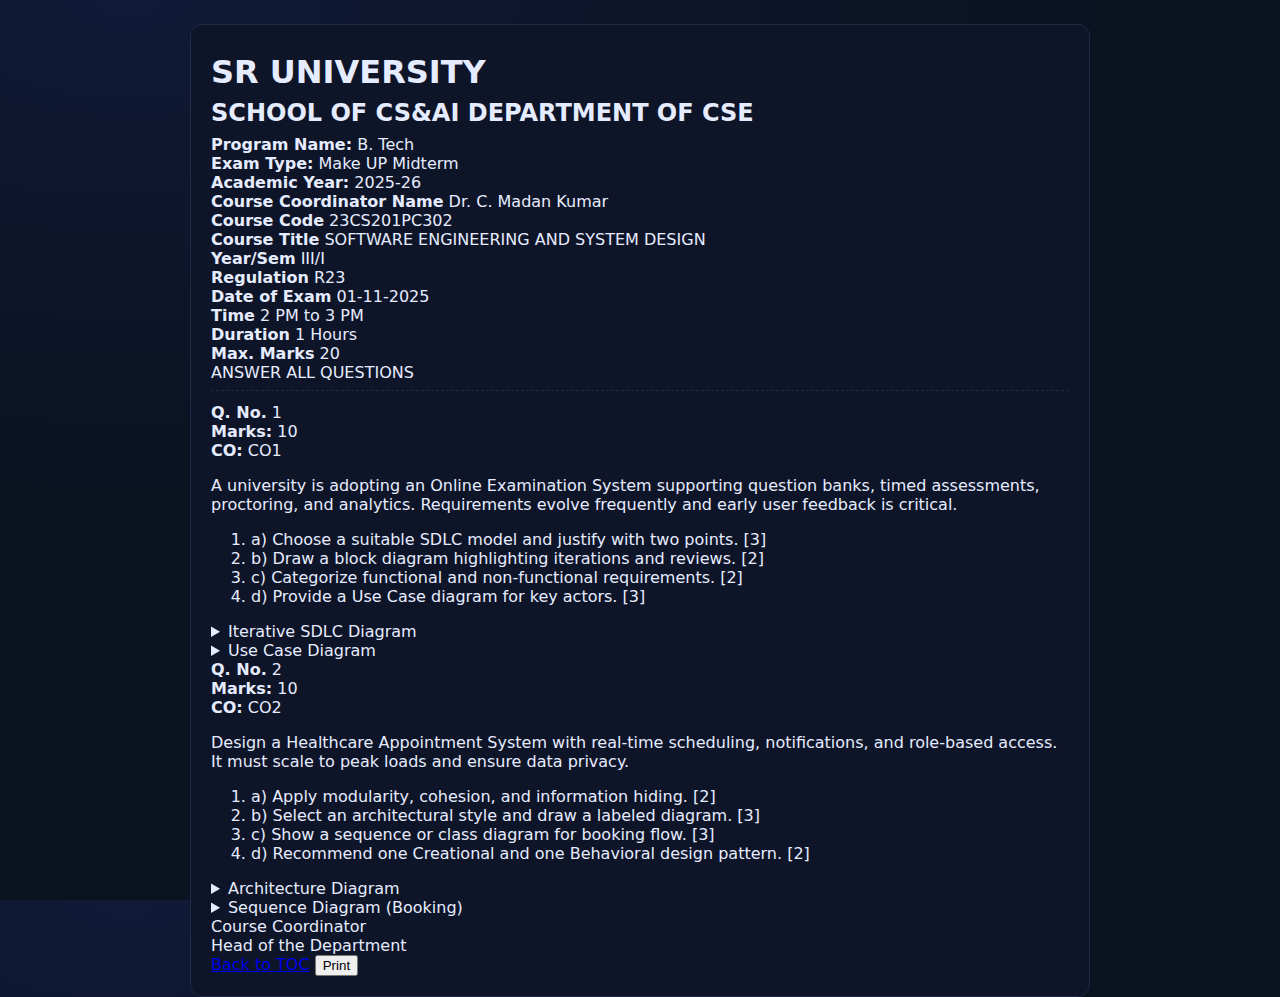
<file: qp2.html>
<!DOCTYPE html>
<html lang="en">
<head>
  <meta charset="UTF-8" />
  <meta name="viewport" content="width=device-width, initial-scale=1.0" />
  <title>Question Paper 2 – SE & SD</title>
  <link rel="stylesheet" href="styles.css" />
</head>
<body>
  <div class="paper">
    <header class="paper-header">
      <div class="title-block">
        <h1>SR UNIVERSITY</h1>
        <h2>SCHOOL OF CS&amp;AI	DEPARTMENT OF CSE</h2>
      </div>
      <div class="meta-grid">
        <div><strong>Program Name:</strong> B. Tech</div>
        <div><strong>Exam Type:</strong> Make UP Midterm</div>
        <div><strong>Academic Year:</strong> 2025-26</div>
        <div><strong>Course Coordinator Name</strong> Dr. C. Madan Kumar</div>
        <div><strong>Course Code</strong> 23CS201PC302</div>
        <div><strong>Course Title</strong> SOFTWARE ENGINEERING AND SYSTEM DESIGN</div>
        <div><strong>Year/Sem</strong> III/I</div>
        <div><strong>Regulation</strong> R23</div>
        <div><strong>Date of Exam</strong> 01-11-2025</div>
        <div><strong>Time</strong> 2 PM to 3 PM</div>
        <div><strong>Duration</strong> 1 Hours</div>
        <div><strong>Max. Marks</strong> 20</div>
      </div>
      <div class="note">ANSWER ALL QUESTIONS</div>
    </header>

    <main>
      <section class="question">
        <div class="q-header">
          <div><strong>Q. No.</strong> 1</div>
          <div><strong>Marks:</strong> 10</div>
          <div><strong>CO:</strong> CO1</div>
        </div>
        <p>
          A university is adopting an Online Examination System supporting question banks, timed assessments, proctoring, and analytics. Requirements evolve frequently and early user feedback is critical.
        </p>
        <ol>
          <li>a) Choose a suitable SDLC model and justify with two points. [3]</li>
          <li>b) Draw a block diagram highlighting iterations and reviews. [2]</li>
          <li>c) Categorize functional and non-functional requirements. [2]</li>
          <li>d) Provide a Use Case diagram for key actors. [3]</li>
        </ol>
        <details class="diagram-block">
          <summary>Iterative SDLC Diagram</summary>
          <svg viewBox="0 0 820 230" class="svg-diagram" xmlns="http://www.w3.org/2000/svg">
            <defs>
              <marker id="arrowheadA" markerWidth="8" markerHeight="6" refX="8" refY="3" orient="auto">
                <polygon points="0 0, 8 3, 0 6" fill="#333"></polygon>
              </marker>
            </defs>
            <rect x="20" y="40" width="120" height="60" rx="6" class="box" />
            <text x="80" y="75" class="label">Inception</text>
            <rect x="160" y="40" width="120" height="60" rx="6" class="box" />
            <text x="220" y="75" class="label">Elaboration</text>
            <rect x="300" y="40" width="120" height="60" rx="6" class="box" />
            <text x="360" y="75" class="label">Construction</text>
            <rect x="440" y="40" width="120" height="60" rx="6" class="box" />
            <text x="500" y="75" class="label">Transition</text>
            <rect x="580" y="40" width="120" height="60" rx="6" class="box" />
            <text x="640" y="75" class="label">Operation</text>
            <path d="M140 70 L160 70" class="arrow" marker-end="url(#arrowheadA)" />
            <path d="M280 70 L300 70" class="arrow" marker-end="url(#arrowheadA)" />
            <path d="M420 70 L440 70" class="arrow" marker-end="url(#arrowheadA)" />
            <path d="M560 70 L580 70" class="arrow" marker-end="url(#arrowheadA)" />
            <path d="M700 70 L720 70" class="arrow" marker-end="url(#arrowheadA)" />
            <path d="M720 100 Q 720 160 370 160 Q 20 160 20 100" class="feedback" />
            <text x="370" y="185" class="small">Sprint reviews &amp; requirement updates</text>
          </svg>
        </details>
        <details class="diagram-block">
          <summary>Use Case Diagram</summary>
          <svg viewBox="0 0 820 280" class="svg-diagram" xmlns="http://www.w3.org/2000/svg">
            <ellipse cx="560" cy="140" rx="210" ry="120" class="system" />
            <text x="560" y="35" class="label">Online Exam System</text>
            <circle cx="80" cy="70" r="20" class="actor" />
            <text x="80" y="105" class="small">Student</text>
            <circle cx="80" cy="160" r="20" class="actor" />
            <text x="80" y="195" class="small">Instructor</text>
            <circle cx="80" cy="240" r="20" class="actor" />
            <text x="80" y="275" class="small">Proctor</text>
            <ellipse cx="520" cy="90" rx="110" ry="26" class="usecase" />
            <text x="520" y="95" class="small">Take Exam</text>
            <ellipse cx="520" cy="130" rx="120" ry="26" class="usecase" />
            <text x="520" y="135" class="small">Create Questions</text>
            <ellipse cx="520" cy="170" rx="160" ry="26" class="usecase" />
            <text x="520" y="175" class="small">Proctoring</text>
            <ellipse cx="520" cy="210" rx="160" ry="26" class="usecase" />
            <text x="520" y="215" class="small">Analytics</text>
            <line x1="100" y1="70" x2="430" y2="90" class="link" />
            <line x1="100" y1="160" x2="430" y2="130" class="link" />
            <line x1="100" y1="240" x2="430" y2="210" class="link" />
          </svg>
        </details>
      </section>

      <section class="question">
        <div class="q-header">
          <div><strong>Q. No.</strong> 2</div>
          <div><strong>Marks:</strong> 10</div>
          <div><strong>CO:</strong> CO2</div>
        </div>
        <p>
          Design a Healthcare Appointment System with real-time scheduling, notifications, and role-based access. It must scale to peak loads and ensure data privacy.
        </p>
        <ol>
          <li>a) Apply modularity, cohesion, and information hiding. [2]</li>
          <li>b) Select an architectural style and draw a labeled diagram. [3]</li>
          <li>c) Show a sequence or class diagram for booking flow. [3]</li>
          <li>d) Recommend one Creational and one Behavioral design pattern. [2]</li>
        </ol>
        <details class="diagram-block">
          <summary>Architecture Diagram</summary>
          <svg viewBox="0 0 820 320" class="svg-diagram" xmlns="http://www.w3.org/2000/svg">
            <rect x="20" y="20" width="220" height="60" rx="6" class="box" />
            <text x="130" y="55" class="label">Clients (Web/Mobile)</text>
            <rect x="260" y="20" width="220" height="60" rx="6" class="box" />
            <text x="370" y="55" class="label">API Layer</text>
            <rect x="500" y="20" width="300" height="60" rx="6" class="box" />
            <text x="650" y="55" class="label">Microservices (Booking, Users, Notifications)</text>
            <rect x="140" y="120" width="220" height="60" rx="6" class="box" />
            <text x="250" y="155" class="label">Message Queue</text>
            <rect x="380" y="120" width="180" height="60" rx="6" class="box" />
            <text x="470" y="155" class="label">Cache</text>
            <rect x="580" y="120" width="220" height="60" rx="6" class="box" />
            <text x="690" y="155" class="label">Database</text>
            <text x="410" y="220" class="small">Scalable &amp; privacy-aware</text>
          </svg>
        </details>
        <details class="diagram-block">
          <summary>Sequence Diagram (Booking)</summary>
          <svg viewBox="0 0 820 340" class="svg-diagram" xmlns="http://www.w3.org/2000/svg">
            <text x="80" y="20" class="small">Client</text>
            <text x="260" y="20" class="small">API</text>
            <text x="440" y="20" class="small">BookingSvc</text>
            <text x="620" y="20" class="small">DB</text>
            <line x1="80" y1="30" x2="80" y2="320" class="lifeline" />
            <line x1="260" y1="30" x2="260" y2="320" class="lifeline" />
            <line x1="440" y1="30" x2="440" y2="320" class="lifeline" />
            <line x1="620" y1="30" x2="620" y2="320" class="lifeline" />
            <path d="M80 60 L260 60" class="msg" />
            <text x="170" y="55" class="small">RequestSlot()</text>
            <path d="M260 90 L440 90" class="msg" />
            <text x="350" y="85" class="small">validate</text>
            <path d="M440 120 L620 120" class="msg" />
            <text x="520" y="115" class="small">query availability</text>
            <path d="M620 150 L440 150" class="msg" />
            <text x="530" y="145" class="small">slots</text>
            <path d="M440 180 L260 180" class="msg" />
            <text x="360" y="175" class="small">present slots</text>
            <path d="M260 210 L80 210" class="msg" />
            <text x="170" y="205" class="small">select &amp; confirm</text>
          </svg>
        </details>
      </section>
    </main>

    <footer class="paper-footer">
      <div class="signatures">
        <div>
          <div class="label">Course Coordinator</div>
          <div class="line"></div>
        </div>
        <div>
          <div class="label">Head of the Department</div>
          <div class="line"></div>
        </div>
      </div>
      <div>
        <a href="index.html">Back to TOC</a>
        <button class="print-btn" onclick="window.print()">Print</button>
      </div>
    </footer>
  </div>
</body>
</html>
</file>
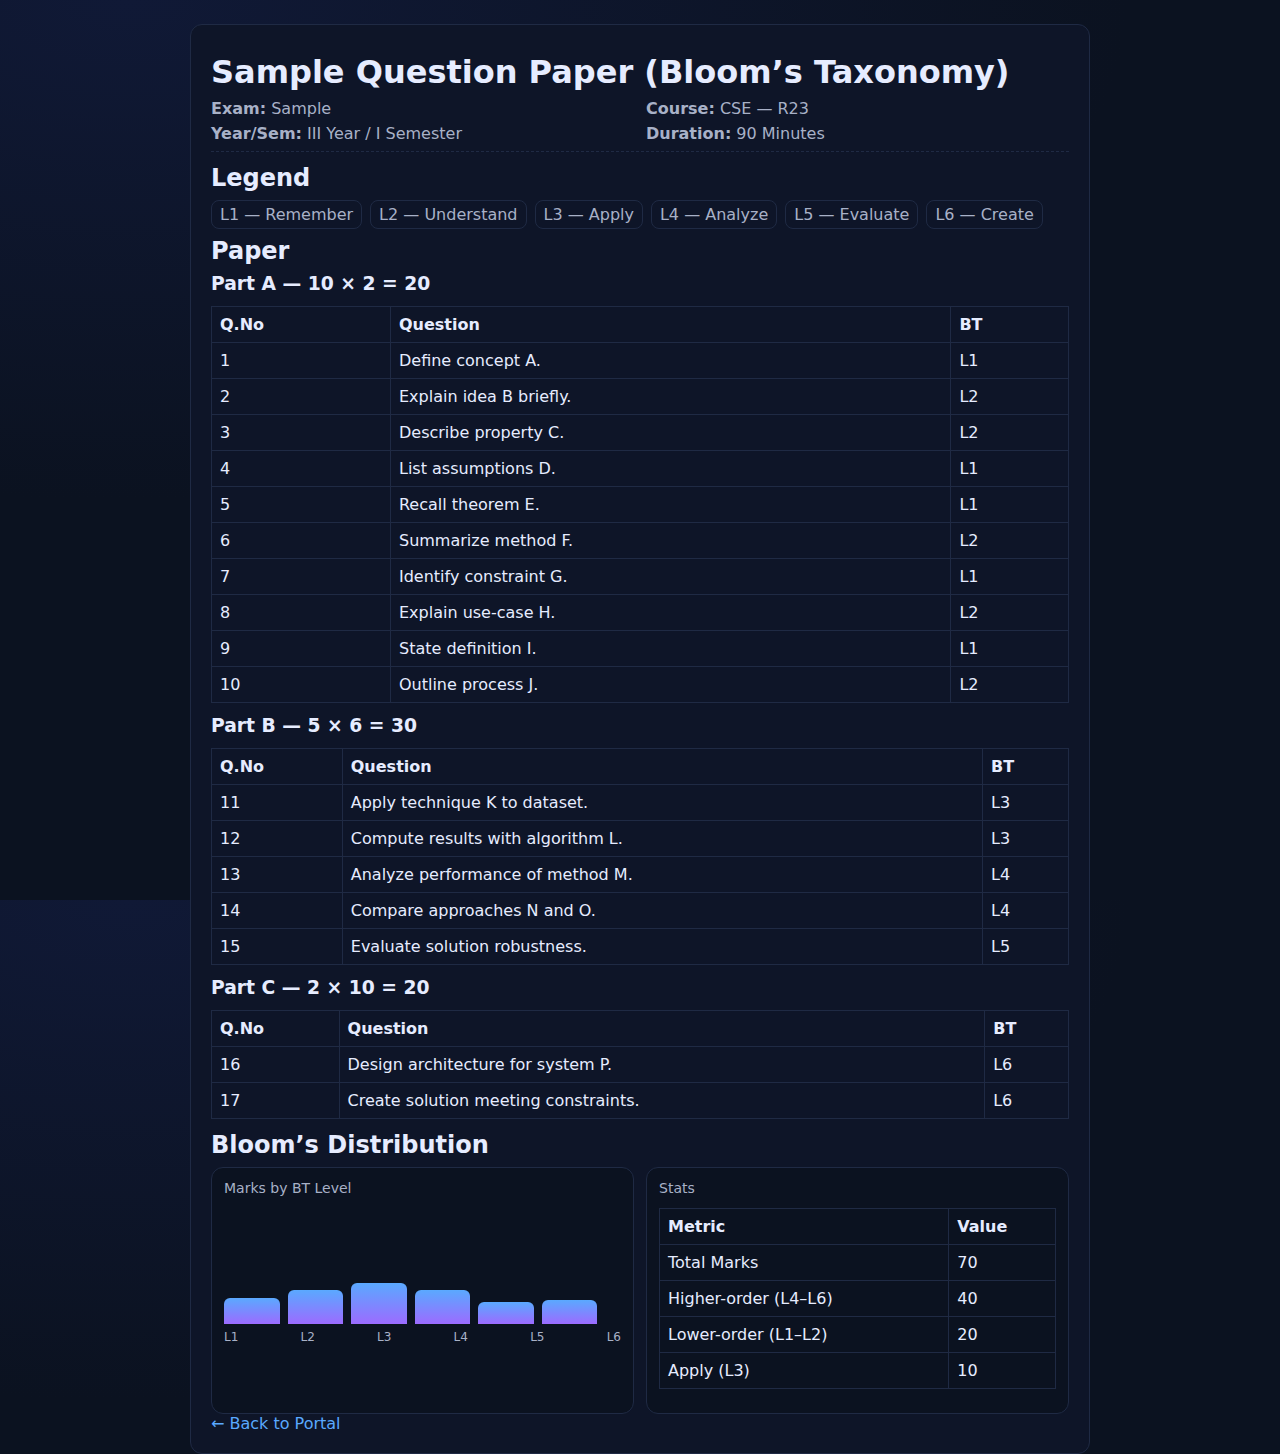
<file: sample-paper.html>
<!DOCTYPE html>
<html lang="en">
<head>
  <meta charset="UTF-8" />
  <meta name="viewport" content="width=device-width, initial-scale=1" />
  <title>Sample Paper — Bloom’s Taxonomy</title>
  <link rel="stylesheet" href="styles.css" />
</head>
<body>
  <div class="paper">
    <header>
      <h1>Sample Question Paper (Bloom’s Taxonomy)</h1>
      <div class="meta">
        <div><strong>Exam:</strong> Sample</div>
        <div><strong>Course:</strong> CSE — R23</div>
        <div><strong>Year/Sem:</strong> III Year / I Semester</div>
        <div><strong>Duration:</strong> 90 Minutes</div>
      </div>
    </header>

    <section>
      <h2>Legend</h2>
      <div class="legend">
        <span class="badge">L1 — Remember</span>
        <span class="badge">L2 — Understand</span>
        <span class="badge">L3 — Apply</span>
        <span class="badge">L4 — Analyze</span>
        <span class="badge">L5 — Evaluate</span>
        <span class="badge">L6 — Create</span>
      </div>
    </section>

    <section>
      <h2>Paper</h2>
      <h3>Part A — 10 × 2 = 20</h3>
      <table class="table">
        <thead><tr><th>Q.No</th><th>Question</th><th>BT</th></tr></thead>
        <tbody>
          <tr><td>1</td><td>Define concept A.</td><td>L1</td></tr>
          <tr><td>2</td><td>Explain idea B briefly.</td><td>L2</td></tr>
          <tr><td>3</td><td>Describe property C.</td><td>L2</td></tr>
          <tr><td>4</td><td>List assumptions D.</td><td>L1</td></tr>
          <tr><td>5</td><td>Recall theorem E.</td><td>L1</td></tr>
          <tr><td>6</td><td>Summarize method F.</td><td>L2</td></tr>
          <tr><td>7</td><td>Identify constraint G.</td><td>L1</td></tr>
          <tr><td>8</td><td>Explain use-case H.</td><td>L2</td></tr>
          <tr><td>9</td><td>State definition I.</td><td>L1</td></tr>
          <tr><td>10</td><td>Outline process J.</td><td>L2</td></tr>
        </tbody>
      </table>

      <h3>Part B — 5 × 6 = 30</h3>
      <table class="table">
        <thead><tr><th>Q.No</th><th>Question</th><th>BT</th></tr></thead>
        <tbody>
          <tr><td>11</td><td>Apply technique K to dataset.</td><td>L3</td></tr>
          <tr><td>12</td><td>Compute results with algorithm L.</td><td>L3</td></tr>
          <tr><td>13</td><td>Analyze performance of method M.</td><td>L4</td></tr>
          <tr><td>14</td><td>Compare approaches N and O.</td><td>L4</td></tr>
          <tr><td>15</td><td>Evaluate solution robustness.</td><td>L5</td></tr>
        </tbody>
      </table>

      <h3>Part C — 2 × 10 = 20</h3>
      <table class="table">
        <thead><tr><th>Q.No</th><th>Question</th><th>BT</th></tr></thead>
        <tbody>
          <tr><td>16</td><td>Design architecture for system P.</td><td>L6</td></tr>
          <tr><td>17</td><td>Create solution meeting constraints.</td><td>L6</td></tr>
        </tbody>
      </table>
    </section>

    <section>
      <h2>Bloom’s Distribution</h2>
      <div class="grid-2">
        <div class="chart-box">
          <div class="chart-title">Marks by BT Level</div>
          <div class="bars">
            <div class="bar" style="height: 22%"></div>
            <div class="bar" style="height: 28%"></div>
            <div class="bar" style="height: 34%"></div>
            <div class="bar" style="height: 28%"></div>
            <div class="bar" style="height: 18%"></div>
            <div class="bar" style="height: 20%"></div>
          </div>
          <div class="bar-labels"><span>L1</span><span>L2</span><span>L3</span><span>L4</span><span>L5</span><span>L6</span></div>
        </div>
        <div class="chart-box">
          <div class="chart-title">Stats</div>
          <table class="table">
            <thead><tr><th>Metric</th><th>Value</th></tr></thead>
            <tbody>
              <tr><td>Total Marks</td><td>70</td></tr>
              <tr><td>Higher-order (L4–L6)</td><td>40</td></tr>
              <tr><td>Lower-order (L1–L2)</td><td>20</td></tr>
              <tr><td>Apply (L3)</td><td>10</td></tr>
            </tbody>
          </table>
        </div>
      </div>
    </section>

    <section>
      <a href="index.html" style="color: var(--accent); text-decoration: none">← Back to Portal</a>
    </section>
  </div>

  <script src="script.js"></script>
</body>
</html>
</file>
<file: styles.css>
:root {
  --bg: #0b1220;
  --panel: #121a2b;
  --text: #e6ecff;
  --muted: #a8b1c7;
  --accent: #5aa9ff;
  --accent-2: #9c6bff;
  --border: #1f2a44;
}

* { box-sizing: border-box; }
html, body { height: 100%; }
body {
  margin: 0;
  font-family: system-ui, -apple-system, Segoe UI, Roboto, Arial, sans-serif;
  background: radial-gradient(1000px 500px at 10% 0%, #101936, var(--bg));
  color: var(--text);
}

.site-header {
  border-bottom: 1px solid var(--border);
  background: linear-gradient(90deg, rgba(90,169,255,0.1), rgba(156,107,255,0.1));
}
.brand { max-width: 1100px; margin: 0 auto; padding: 24px 16px; }
.brand h1 { margin: 0 0 4px 0; font-weight: 700; letter-spacing: 0.5px; }
.brand p { margin: 0; color: var(--muted); }

.container { max-width: 1100px; margin: 0 auto; padding: 24px 16px; }
.intro h2 { margin: 8px 0 8px; }
.intro p { color: var(--muted); }

.card-grid { display: grid; grid-template-columns: repeat(auto-fit, minmax(280px, 1fr)); gap: 16px; margin-top: 16px; }
.card {
  display: block;
  background: var(--panel);
  border: 1px solid var(--border);
  padding: 16px;
  border-radius: 12px;
  text-decoration: none;
  color: var(--text);
  transition: transform 140ms ease, border-color 140ms ease, box-shadow 140ms ease;
}
.card h3 { margin: 0 0 6px 0; }
.card p { margin: 0; color: var(--muted); }
.card:hover { transform: translateY(-2px); border-color: var(--accent); box-shadow: 0 8px 24px rgba(0,0,0,0.35); }

.site-footer { border-top: 1px solid var(--border); margin-top: 24px; }
.site-footer { display: flex; justify-content: space-between; align-items: center; padding: 16px; }
.footer-note { color: var(--muted); }
.back-link { color: var(--accent); text-decoration: none; }
.back-link:hover { text-decoration: underline; }

/* Paper styles (qp.html & sample-paper.html) */
.paper {
  max-width: 900px;
  margin: 24px auto;
  background: #0e1528;
  border: 1px solid var(--border);
  border-radius: 12px;
  padding: 20px;
}
.paper header { border-bottom: 1px dashed var(--border); padding-bottom: 8px; margin-bottom: 12px; }
.paper h1, .paper h2, .paper h3 { margin: 8px 0; }
.meta { display: grid; grid-template-columns: 1fr 1fr; gap: 6px 12px; color: var(--muted); }
.table { width: 100%; border-collapse: collapse; margin: 12px 0; }
.table th, .table td { border: 1px solid var(--border); padding: 8px; text-align: left; }
.legend { display: flex; gap: 8px; flex-wrap: wrap; color: var(--muted); margin: 8px 0; }
.legend .badge { display: inline-block; border: 1px solid var(--border); padding: 4px 8px; border-radius: 8px; }

.grid-2 { display: grid; grid-template-columns: 1fr 1fr; gap: 12px; }
.chart-box { background: #0b1220; border: 1px solid var(--border); border-radius: 12px; padding: 12px; }
.chart-title { margin: 0 0 8px 0; color: var(--muted); font-size: 14px; }
.bars { display: flex; align-items: flex-end; gap: 8px; height: 120px; }
.bar { width: 14%; background: linear-gradient(180deg, var(--accent), var(--accent-2)); border-radius: 6px 6px 0 0; }
.bar-labels { display: flex; justify-content: space-between; color: var(--muted); font-size: 12px; margin-top: 6px; }

@media print {
  body { background: #fff; color: #000; }
  .site-header, .site-footer { display: none; }
  .paper { border: none; border-radius: 0; padding: 0; margin: 0; }
  .chart-box { border: 1px solid #ddd; }
}
</file>
